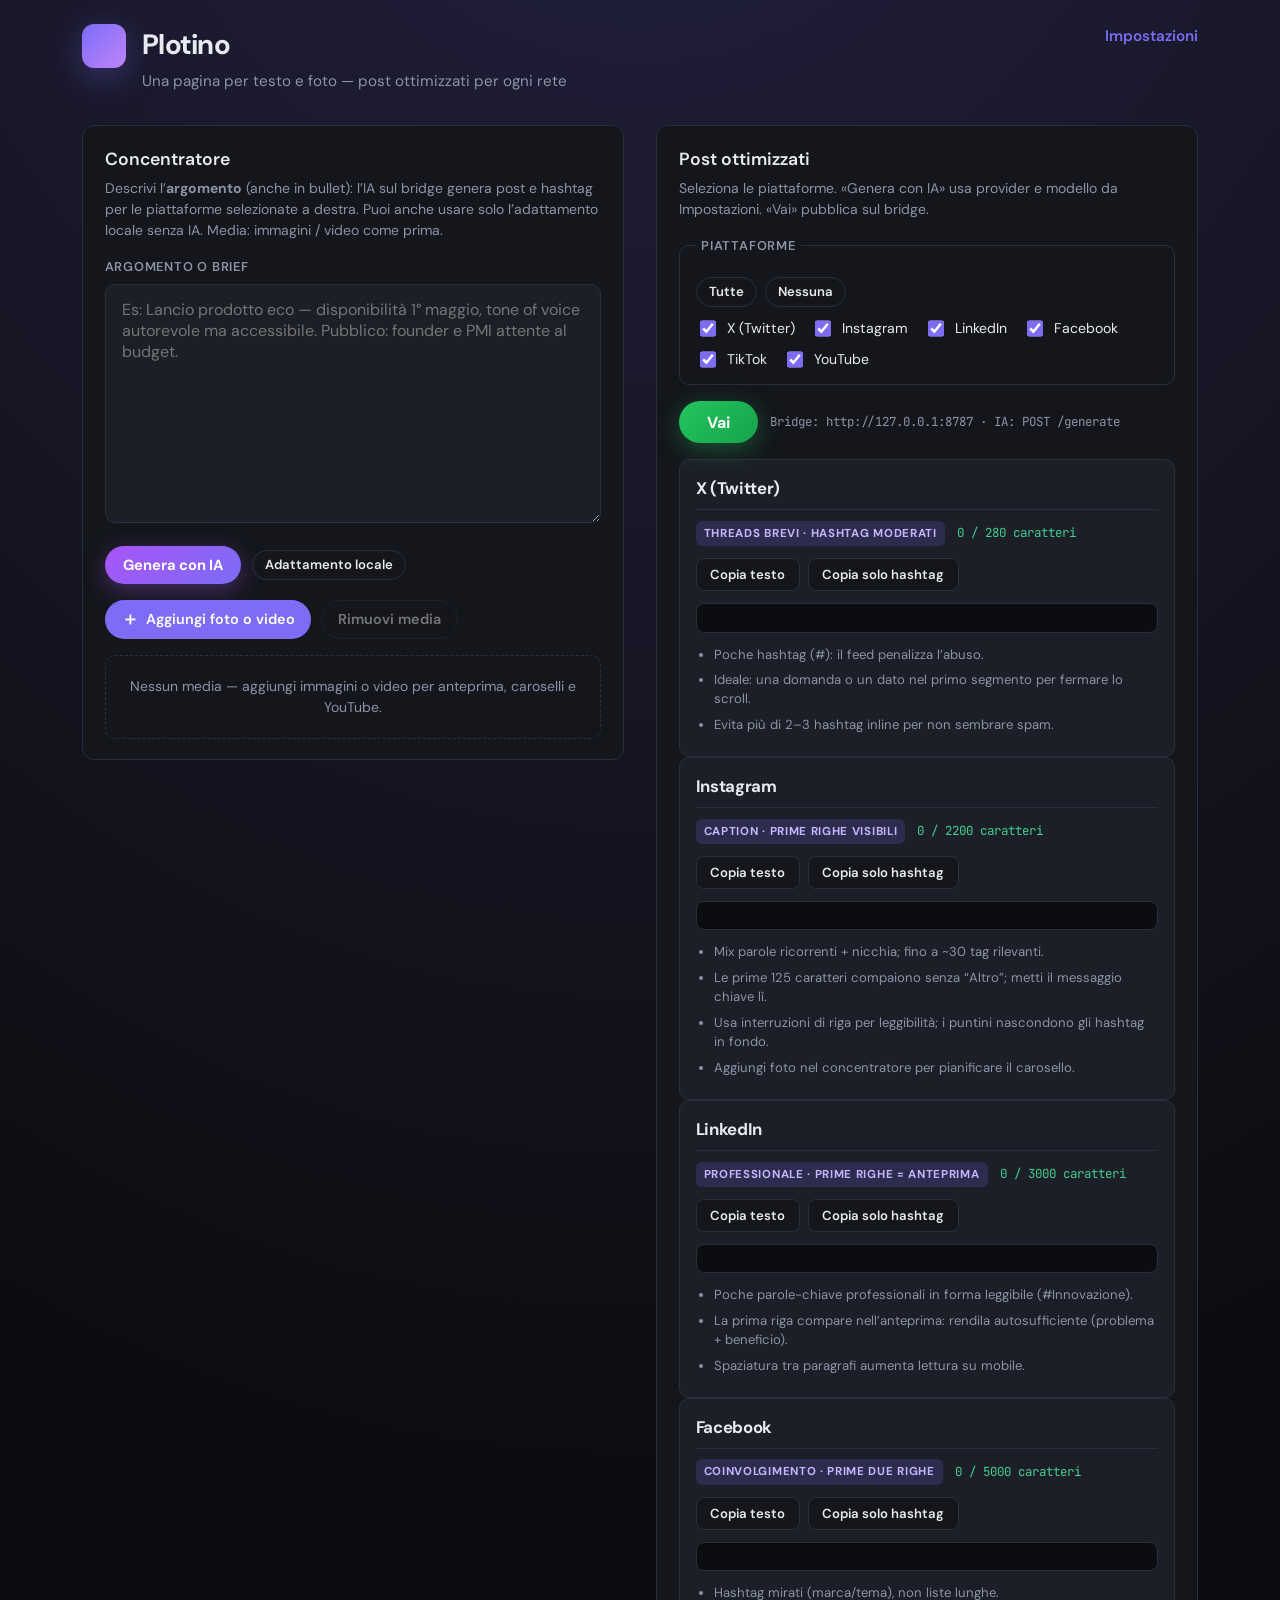
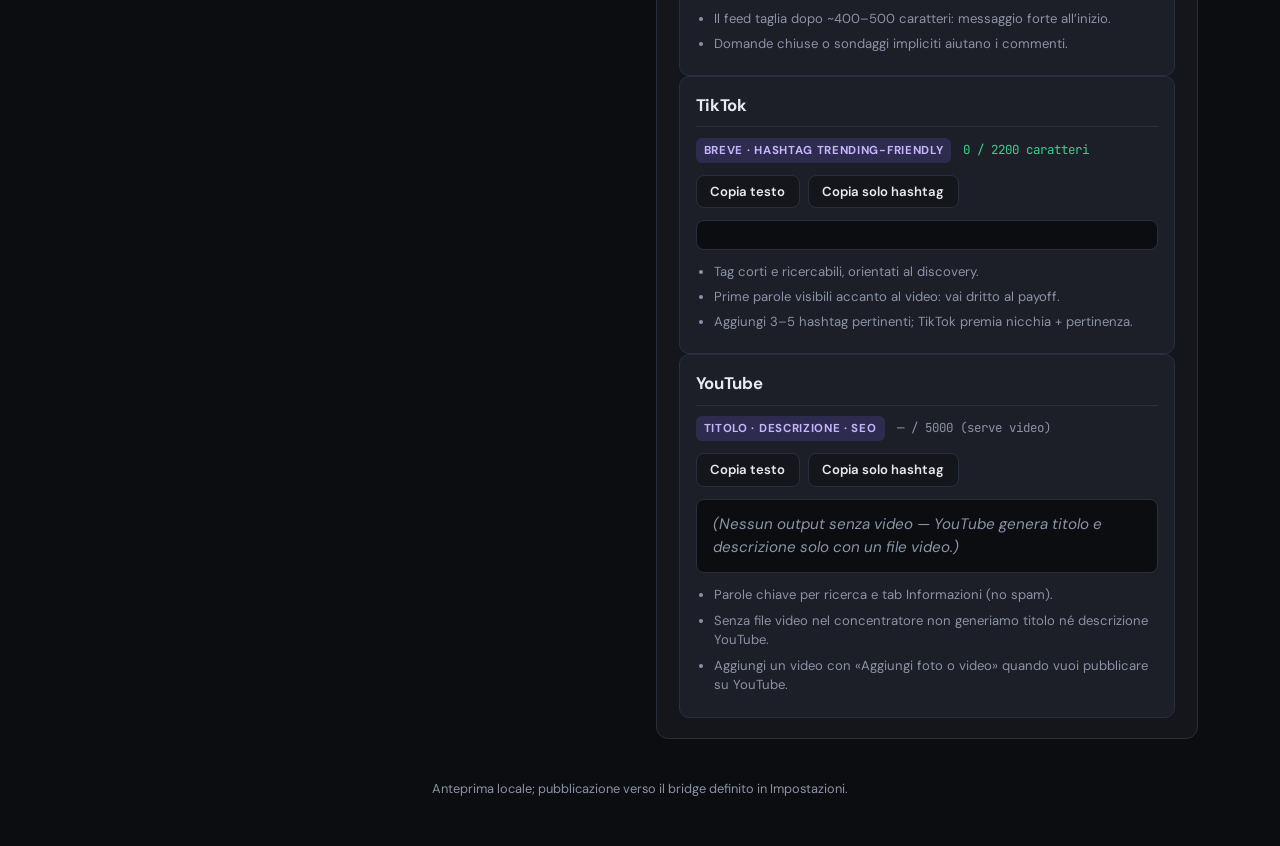
<file: index.html>
<!DOCTYPE html>
<html lang="it">
  <head>
    <meta charset="UTF-8" />
    <meta name="viewport" content="width=device-width, initial-scale=1.0" />
    <title>Plotino — Concentratore social</title>
    <link rel="preconnect" href="https://fonts.googleapis.com" />
    <link rel="preconnect" href="https://fonts.gstatic.com" crossorigin />
    <link
      href="https://fonts.googleapis.com/css2?family=DM+Sans:ital,opsz,wght@0,9..40,400;0,9..40,500;0,9..40,600;0,9..40,700;1,9..40,400&family=JetBrains+Mono:wght@400;500&display=swap"
      rel="stylesheet"
    />
    <link rel="stylesheet" href="styles.css" />
  </head>
  <body>
    <div class="app">
      <header class="header header-row">
        <div class="brand">
          <span class="brand-mark" aria-hidden="true"></span>
          <div>
            <h1>Plotino</h1>
            <p class="tagline">Una pagina per testo e foto — post ottimizzati per ogni rete</p>
          </div>
        </div>
        <nav class="nav-links">
          <a href="settings.html">Impostazioni</a>
        </nav>
      </header>

      <main class="layout">
        <section class="panel concentratore" aria-labelledby="conc-title">
          <h2 id="conc-title">Concentratore</h2>
          <p class="hint">
            Descrivi l’<strong>argomento</strong> (anche in bullet): l’IA sul bridge genera post e hashtag per le piattaforme selezionate a destra.
            Puoi anche usare solo l’adattamento locale senza IA. Media: immagini / video come prima.
          </p>

          <label class="field-label" for="source-text">Argomento o brief</label>
          <textarea
            id="source-text"
            class="source-text"
            rows="10"
            placeholder="Es: Lancio prodotto eco — disponibilità 1° maggio, tone of voice autorevole ma accessibile. Pubblico: founder e PMI attente al budget."
          ></textarea>

          <div class="toolbar toolbar-ai">
            <button type="button" class="btn-ai" id="btn-generate-ai">Genera con IA</button>
            <button type="button" class="btn ghost btn-small" id="btn-local-only" title="Ignora testo IA e usa solo le regole Plotino sull’argomento">
              Adattamento locale
            </button>
          </div>

          <div class="toolbar">
            <label class="btn-upload">
              <input type="file" id="photo-input" accept="image/*,video/*" multiple hidden />
              <span class="btn-icon">＋</span>
              Aggiungi foto o video
            </label>
            <button type="button" class="btn ghost" id="clear-photos" disabled>Rimuovi media</button>
          </div>

          <div id="gallery" class="gallery" aria-live="polite"></div>
        </section>

        <section class="panel outputs" aria-labelledby="out-title">
          <div class="outputs-head">
            <h2 id="out-title">Post ottimizzati</h2>
            <p class="hint">
              Seleziona le piattaforme. «Genera con IA» usa provider e modello da Impostazioni. «Vai» pubblica sul bridge.
            </p>
          </div>

          <fieldset class="platform-fieldset">
            <legend class="field-label">Piattaforme</legend>
            <div class="platform-actions">
              <button type="button" class="btn ghost btn-small" id="select-all-platforms">Tutte</button>
              <button type="button" class="btn ghost btn-small" id="select-none-platforms">Nessuna</button>
            </div>
            <div id="platform-checkboxes" class="platform-checkboxes"></div>
          </fieldset>

          <div class="publish-bar">
            <button type="button" class="btn-vai" id="btn-vai">Vai</button>
            <span id="publish-hint" class="publish-hint"></span>
          </div>

          <div id="platform-panels"></div>
        </section>
      </main>

      <footer class="footer">
        <span>Anteprima locale; pubblicazione verso il bridge definito in Impostazioni.</span>
      </footer>
    </div>

    <div id="modal-overlay" class="modal-overlay hidden" role="dialog" aria-modal="true" aria-labelledby="modal-title">
      <div class="modal">
        <h3 id="modal-title">Esito pubblicazione</h3>
        <div id="modal-body" class="modal-body"></div>
        <button type="button" class="btn ghost modal-close" id="modal-close">Chiudi</button>
      </div>
    </div>

    <script src="config.js"></script>
    <script src="app.js" defer></script>
  </body>
</html>
</file>
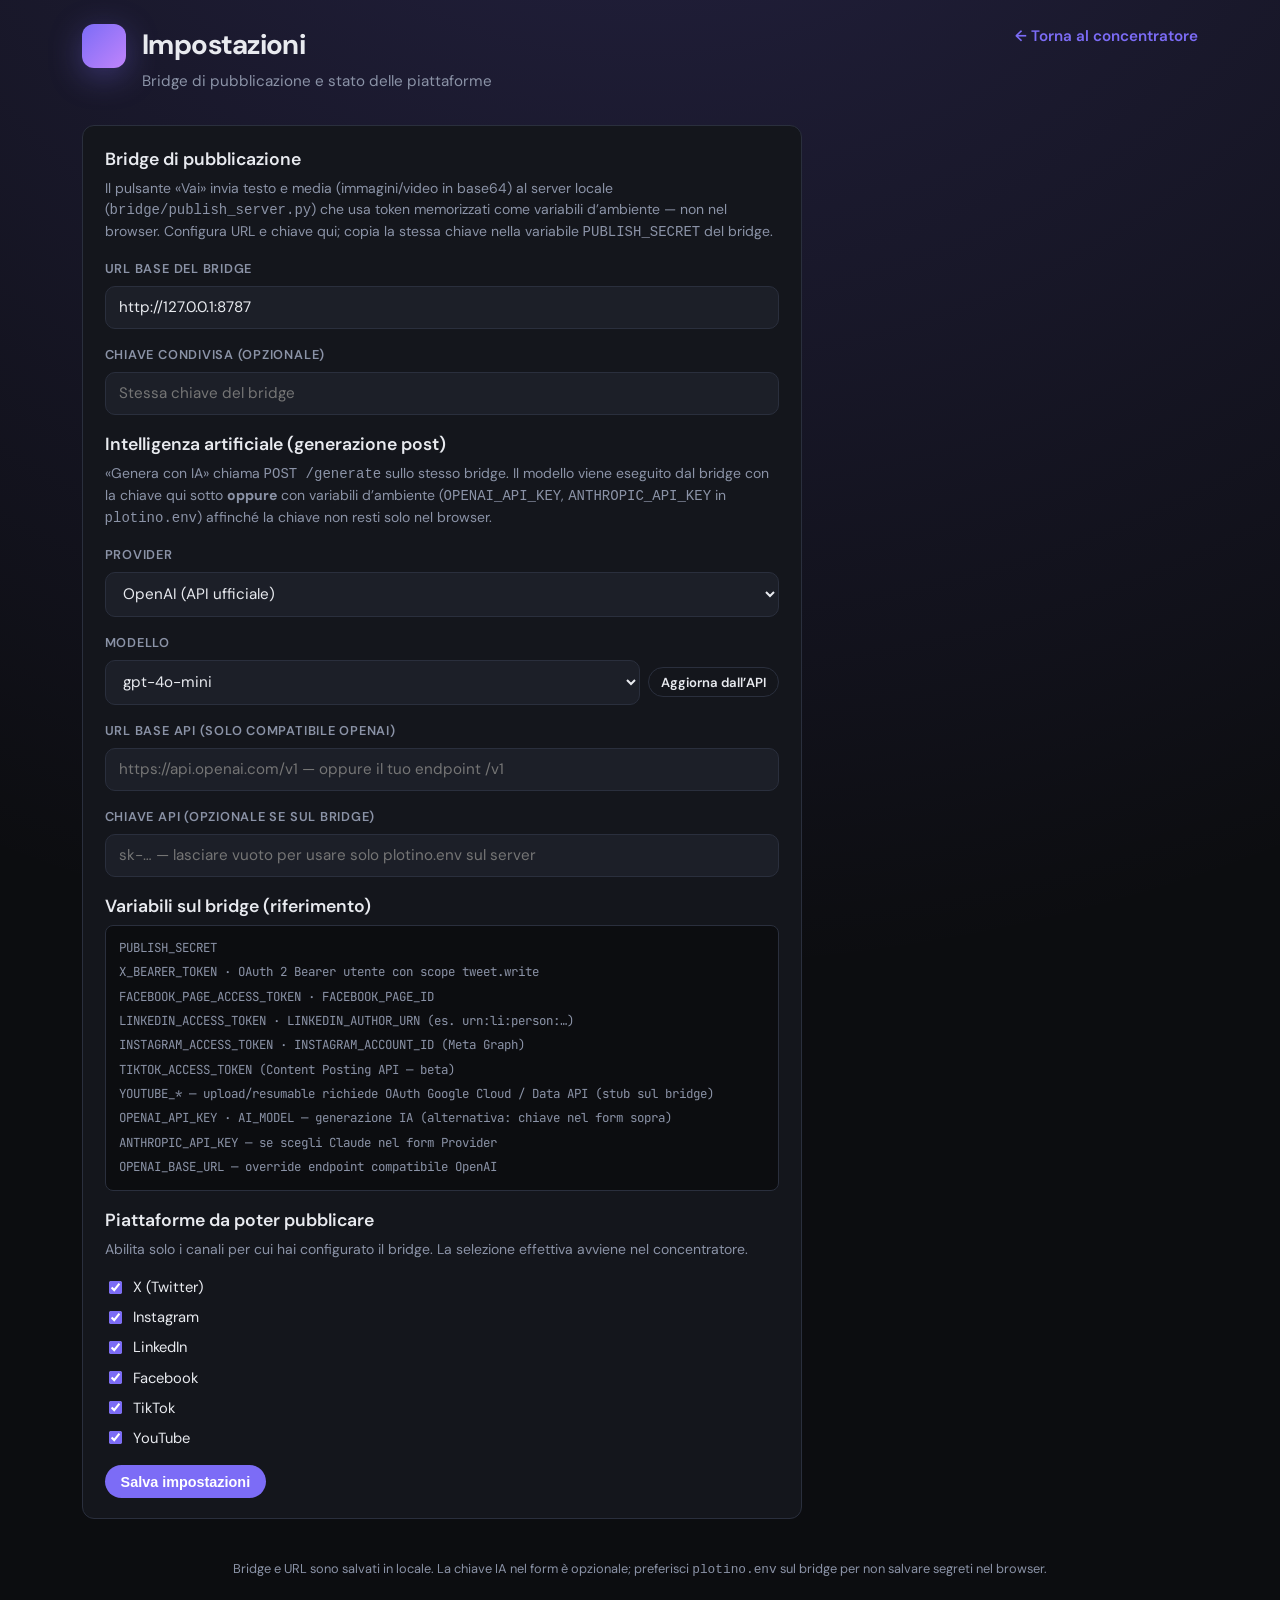
<file: settings.html>
<!DOCTYPE html>
<html lang="it">
  <head>
    <meta charset="UTF-8" />
    <meta name="viewport" content="width=device-width, initial-scale=1.0" />
    <title>Plotino — Impostazioni pubblicazione</title>
    <link rel="preconnect" href="https://fonts.googleapis.com" />
    <link rel="preconnect" href="https://fonts.gstatic.com" crossorigin />
    <link
      href="https://fonts.googleapis.com/css2?family=DM+Sans:ital,opsz,wght@0,9..40,400;0,9..40,500;0,9..40,600;0,9..40,700;1,9..40,400&family=JetBrains+Mono:wght@400;500&display=swap"
      rel="stylesheet"
    />
    <link rel="stylesheet" href="styles.css" />
  </head>
  <body>
    <div class="app">
      <header class="header header-row">
        <div class="brand">
          <span class="brand-mark" aria-hidden="true"></span>
          <div>
            <h1>Impostazioni</h1>
            <p class="tagline">Bridge di pubblicazione e stato delle piattaforme</p>
          </div>
        </div>
        <nav class="nav-links">
          <a href="index.html">← Torna al concentratore</a>
        </nav>
      </header>

      <form id="settings-form" class="panel settings-panel">
        <h2>Bridge di pubblicazione</h2>
        <p class="hint">
          Il pulsante «Vai» invia testo e media (immagini/video in base64) al server locale (<code>bridge/publish_server.py</code>)
          che usa token memorizzati come variabili d’ambiente — non nel browser.
          Configura URL e chiave qui; copia la stessa chiave nella variabile <code>PUBLISH_SECRET</code> del bridge.
        </p>

        <label class="field-label" for="bridge-url">URL base del bridge</label>
        <input type="url" id="bridge-url" class="input-text" placeholder="http://127.0.0.1:8787" autocomplete="off" />

        <label class="field-label" for="bridge-secret">Chiave condivisa (opzionale)</label>
        <input type="password" id="bridge-secret" class="input-text" placeholder="Stessa chiave del bridge" autocomplete="off" />

        <h2 class="settings-h2">Intelligenza artificiale (generazione post)</h2>
        <p class="hint">
          «Genera con IA» chiama <code>POST /generate</code> sullo stesso bridge. Il modello viene eseguito dal bridge con la chiave qui sotto
          <strong>oppure</strong> con variabili d’ambiente (<code>OPENAI_API_KEY</code>, <code>ANTHROPIC_API_KEY</code> in <code>plotino.env</code>) affinché la chiave non resti solo nel browser.
        </p>

        <label class="field-label" for="ai-provider">Provider</label>
        <select id="ai-provider" class="input-text input-select">
          <option value="openai">OpenAI (API ufficiale)</option>
          <option value="openai_compatible">Compatibile OpenAI (DeepSeek, LM Studio, Groq…)</option>
          <option value="anthropic">Anthropic Claude</option>
        </select>

        <label class="field-label" for="ai-model-select">Modello</label>
        <div class="model-picker">
          <select id="ai-model-select" class="input-text input-select" aria-describedby="ai-models-hint"></select>
          <button type="button" class="btn ghost btn-small" id="ai-models-refresh">Aggiorna dall’API</button>
        </div>
        <input
          type="text"
          id="ai-model-custom"
          class="input-text model-custom is-hidden"
          placeholder="ID modello personalizzato (se scegli «Altro»)"
          autocomplete="off"
          aria-label="Modello personalizzato"
        />
        <p id="ai-models-hint" class="hint hint-tight"></p>

        <label class="field-label" for="ai-base-url">URL base API (solo compatibile OpenAI)</label>
        <input
          type="url"
          id="ai-base-url"
          class="input-text"
          placeholder="https://api.openai.com/v1 — oppure il tuo endpoint /v1"
          autocomplete="off"
        />

        <label class="field-label" for="ai-api-key">Chiave API (opzionale se sul bridge)</label>
        <input type="password" id="ai-api-key" class="input-text" placeholder="sk-… — lasciare vuoto per usare solo plotino.env sul server" autocomplete="off" />

        <h2 class="settings-h2">Variabili sul bridge (riferimento)</h2>
        <p class="hint mono-block">
          <span class="mono-line">PUBLISH_SECRET</span>
          <span class="mono-line">X_BEARER_TOKEN · OAuth 2 Bearer utente con scope tweet.write</span>
          <span class="mono-line">FACEBOOK_PAGE_ACCESS_TOKEN · FACEBOOK_PAGE_ID</span>
          <span class="mono-line">LINKEDIN_ACCESS_TOKEN · LINKEDIN_AUTHOR_URN (es. urn:li:person:…)</span>
          <span class="mono-line">INSTAGRAM_ACCESS_TOKEN · INSTAGRAM_ACCOUNT_ID (Meta Graph)</span>
          <span class="mono-line">TIKTOK_ACCESS_TOKEN (Content Posting API — beta)</span>
          <span class="mono-line">YOUTUBE_* — upload/resumable richiede OAuth Google Cloud / Data API (stub sul bridge)</span>
          <span class="mono-line">OPENAI_API_KEY · AI_MODEL — generazione IA (alternativa: chiave nel form sopra)</span>
          <span class="mono-line">ANTHROPIC_API_KEY — se scegli Claude nel form Provider</span>
          <span class="mono-line">OPENAI_BASE_URL — override endpoint compatibile OpenAI</span>
        </p>

        <h2 class="settings-h2">Piattaforme da poter pubblicare</h2>
        <p class="hint">
          Abilita solo i canali per cui hai configurato il bridge. La selezione effettiva avviene nel concentratore.
        </p>

        <div id="platform-toggles" class="platform-toggles-settings"></div>

        <div class="form-actions">
          <button type="submit" class="btn-upload">Salva impostazioni</button>
          <span id="save-msg" class="save-msg" aria-live="polite"></span>
        </div>
      </form>

      <footer class="footer">
        <span>
          Bridge e URL sono salvati in locale. La chiave IA nel form è opzionale; preferisci <code>plotino.env</code> sul bridge per non salvare segreti nel browser.
        </span>
      </footer>
    </div>

    <script src="config.js"></script>
    <script src="settings.js" defer></script>
  </body>
</html>
</file>
<file: styles.css>
:root {
  --bg: #0c0d10;
  --surface: #14161c;
  --surface2: #1c1f28;
  --border: #2a2f3d;
  --text: #e8eaef;
  --muted: #8b93a7;
  --accent: #7c6cf6;
  --accent-soft: rgba(124, 108, 246, 0.18);
  --ok: #3ecf8e;
  --warn: #f0b429;
  --radius: 12px;
  --font: "DM Sans", system-ui, sans-serif;
  --mono: "JetBrains Mono", ui-monospace, monospace;
}

*,
*::before,
*::after {
  box-sizing: border-box;
}

body {
  margin: 0;
  min-height: 100vh;
  font-family: var(--font);
  background: radial-gradient(ellipse 120% 80% at 50% -20%, rgba(124, 108, 246, 0.22), transparent),
    var(--bg);
  color: var(--text);
  line-height: 1.5;
}

.app {
  max-width: 1180px;
  margin: 0 auto;
  padding: 1.5rem clamp(1rem, 3vw, 2rem) 3rem;
}

.header {
  margin-bottom: 2rem;
}

.brand {
  display: flex;
  align-items: flex-start;
  gap: 1rem;
}

.brand-mark {
  width: 44px;
  height: 44px;
  border-radius: 12px;
  background: linear-gradient(135deg, var(--accent), #c084fc);
  flex-shrink: 0;
  box-shadow: 0 8px 32px rgba(124, 108, 246, 0.35);
}

.brand h1 {
  margin: 0;
  font-size: 1.75rem;
  font-weight: 700;
  letter-spacing: -0.02em;
}

.tagline {
  margin: 0.25rem 0 0;
  color: var(--muted);
  font-size: 0.95rem;
}

.layout {
  display: grid;
  gap: 1.5rem;
}

@media (min-width: 960px) {
  .layout {
    grid-template-columns: minmax(0, 1fr) minmax(0, 1fr);
    align-items: start;
    gap: 2rem;
  }
}

.panel {
  background: var(--surface);
  border: 1px solid var(--border);
  border-radius: var(--radius);
  padding: 1.25rem 1.35rem;
}

.panel h2 {
  margin: 0 0 0.35rem;
  font-size: 1.1rem;
  font-weight: 600;
}

.hint {
  margin: 0 0 1rem;
  font-size: 0.875rem;
  color: var(--muted);
}

.field-label {
  display: block;
  font-size: 0.8rem;
  font-weight: 600;
  text-transform: uppercase;
  letter-spacing: 0.06em;
  color: var(--muted);
  margin-bottom: 0.5rem;
}

.source-text {
  width: 100%;
  padding: 0.85rem 1rem;
  border-radius: 10px;
  border: 1px solid var(--border);
  background: var(--surface2);
  color: var(--text);
  font-family: inherit;
  font-size: 1rem;
  resize: vertical;
  min-height: 160px;
}

.source-text:focus {
  outline: none;
  border-color: var(--accent);
  box-shadow: 0 0 0 3px var(--accent-soft);
}

.toolbar-ai {
  margin-top: 0.75rem;
  margin-bottom: 0.35rem;
  align-items: center;
}

.btn-ai {
  padding: 0.55rem 1.15rem;
  border-radius: 999px;
  border: none;
  background: linear-gradient(135deg, #a855f7, var(--accent));
  color: #fff;
  font-family: inherit;
  font-weight: 700;
  font-size: 0.92rem;
  cursor: pointer;
  box-shadow: 0 6px 22px rgba(168, 85, 247, 0.35);
}

.btn-ai:hover:not(:disabled) {
  filter: brightness(1.06);
}

.btn-ai:disabled {
  opacity: 0.65;
  cursor: wait;
}

.toolbar {
  display: flex;
  flex-wrap: wrap;
  gap: 0.65rem;
  margin-top: 1rem;
}

.btn-upload {
  display: inline-flex;
  align-items: center;
  gap: 0.45rem;
  padding: 0.55rem 1rem;
  border-radius: 999px;
  background: var(--accent);
  color: #fff;
  font-weight: 600;
  font-size: 0.9rem;
  cursor: pointer;
  border: none;
}

.btn-upload:hover {
  filter: brightness(1.08);
}

.btn-icon {
  font-size: 1.1rem;
  line-height: 1;
}

.btn {
  padding: 0.55rem 1rem;
  border-radius: 999px;
  font-family: inherit;
  font-weight: 600;
  font-size: 0.9rem;
  cursor: pointer;
  border: 1px solid var(--border);
  background: transparent;
  color: var(--text);
}

.btn.ghost:disabled {
  opacity: 0.45;
  cursor: not-allowed;
}

.btn:not(:disabled):hover {
  background: var(--surface2);
}

.gallery {
  display: grid;
  grid-template-columns: repeat(auto-fill, minmax(100px, 1fr));
  gap: 0.65rem;
  margin-top: 1rem;
  min-height: 0;
}

.gallery-empty {
  grid-column: 1 / -1;
  padding: 1.25rem;
  text-align: center;
  color: var(--muted);
  font-size: 0.875rem;
  border: 1px dashed var(--border);
  border-radius: 10px;
}

.thumb-wrap {
  position: relative;
  aspect-ratio: 1;
  border-radius: 10px;
  overflow: hidden;
  border: 1px solid var(--border);
  background: var(--surface2);
}

.thumb-wrap img {
  width: 100%;
  height: 100%;
  object-fit: cover;
}

.thumb-video {
  width: 100%;
  height: 100%;
  object-fit: cover;
  background: var(--bg);
}

.thumb-remove {
  position: absolute;
  top: 6px;
  right: 6px;
  width: 26px;
  height: 26px;
  border-radius: 8px;
  border: none;
  background: rgba(12, 13, 16, 0.85);
  color: #fff;
  cursor: pointer;
  font-size: 1rem;
  line-height: 1;
  display: flex;
  align-items: center;
  justify-content: center;
}

.outputs-head .hint {
  margin-bottom: 1rem;
}

.platform-tabs {
  display: flex;
  flex-wrap: wrap;
  gap: 0.4rem;
  margin-bottom: 1rem;
}

.tab {
  padding: 0.45rem 0.9rem;
  border-radius: 999px;
  border: 1px solid var(--border);
  background: transparent;
  color: var(--muted);
  font-family: inherit;
  font-size: 0.82rem;
  font-weight: 600;
  cursor: pointer;
}

.tab:hover {
  color: var(--text);
  background: var(--surface2);
}

.tab.active {
  background: var(--accent-soft);
  border-color: rgba(124, 108, 246, 0.45);
  color: var(--text);
}

.platform-card {
  border: 1px solid var(--border);
  border-radius: 10px;
  padding: 1rem;
  background: var(--surface2);
}

.platform-card-heading {
  margin: 0 0 0.65rem;
  padding-bottom: 0.5rem;
  border-bottom: 1px solid var(--border);
  font-size: 1.05rem;
  font-weight: 700;
  letter-spacing: -0.02em;
  color: var(--text);
}

.platform-card.hidden {
  display: none;
}

.meta-row {
  display: flex;
  flex-wrap: wrap;
  align-items: center;
  gap: 0.75rem;
  margin-bottom: 0.75rem;
}

.badge {
  font-size: 0.72rem;
  font-weight: 700;
  text-transform: uppercase;
  letter-spacing: 0.06em;
  padding: 0.25rem 0.5rem;
  border-radius: 6px;
  background: var(--accent-soft);
  color: #c4b5fd;
}

.char-meter {
  font-family: var(--mono);
  font-size: 0.78rem;
  color: var(--muted);
}

.char-meter.over {
  color: #f87171;
}

.char-meter.ok {
  color: var(--ok);
}

.copy-row {
  display: flex;
  flex-wrap: wrap;
  gap: 0.5rem;
  margin-bottom: 0.75rem;
}

.btn-copy {
  padding: 0.45rem 0.85rem;
  border-radius: 8px;
  border: 1px solid var(--border);
  background: var(--surface);
  color: var(--text);
  font-family: inherit;
  font-size: 0.82rem;
  font-weight: 600;
  cursor: pointer;
}

.btn-copy:hover {
  border-color: var(--accent);
}

.output-body {
  font-size: 0.95rem;
  white-space: pre-wrap;
  word-break: break-word;
  padding: 0.85rem 1rem;
  border-radius: 8px;
  background: var(--bg);
  border: 1px solid var(--border);
  margin-bottom: 0.75rem;
  max-height: 280px;
  overflow-y: auto;
}

.output-body.output-empty {
  color: var(--muted);
  font-style: italic;
}

.tips {
  margin: 0;
  padding-left: 1.15rem;
  font-size: 0.82rem;
  color: var(--muted);
}

.tips li {
  margin-bottom: 0.35rem;
}

.photo-note {
  font-size: 0.82rem;
  color: var(--warn);
  margin: 0 0 0.5rem;
}

.footer {
  margin-top: 2.5rem;
  text-align: center;
  font-size: 0.8rem;
  color: var(--muted);
}

.header-row {
  display: flex;
  flex-wrap: wrap;
  align-items: flex-start;
  justify-content: space-between;
  gap: 1rem;
}

.nav-links a {
  color: var(--accent);
  text-decoration: none;
  font-weight: 600;
  font-size: 0.95rem;
}

.nav-links a:hover {
  text-decoration: underline;
}

.platform-fieldset {
  border: 1px solid var(--border);
  border-radius: 10px;
  padding: 0.85rem 1rem;
  margin: 0 0 1rem;
}

.platform-fieldset .field-label {
  padding: 0 0.35rem;
}

.platform-actions {
  display: flex;
  gap: 0.5rem;
  margin-bottom: 0.65rem;
}

.btn-small {
  padding: 0.35rem 0.75rem;
  font-size: 0.82rem;
}

.platform-checkboxes {
  display: flex;
  flex-wrap: wrap;
  gap: 0.5rem 1rem;
}

.check-row-inline {
  display: inline-flex;
  align-items: center;
  gap: 0.45rem;
  cursor: pointer;
  font-size: 0.88rem;
  color: var(--text);
}

.check-row-inline input {
  width: 1.05rem;
  height: 1.05rem;
  accent-color: var(--accent);
}

.publish-bar {
  display: flex;
  flex-wrap: wrap;
  align-items: center;
  gap: 0.75rem;
  margin-bottom: 1rem;
}

.btn-vai {
  padding: 0.65rem 1.75rem;
  border-radius: 999px;
  border: none;
  background: linear-gradient(135deg, #22c55e, #16a34a);
  color: #fff;
  font-family: inherit;
  font-weight: 700;
  font-size: 1rem;
  cursor: pointer;
  box-shadow: 0 6px 24px rgba(34, 197, 94, 0.35);
}

.btn-vai:hover:not(:disabled) {
  filter: brightness(1.06);
}

.btn-vai:disabled {
  opacity: 0.65;
  cursor: wait;
}

.publish-hint {
  font-size: 0.78rem;
  color: var(--muted);
  font-family: var(--mono);
  word-break: break-all;
}

.modal-overlay {
  position: fixed;
  inset: 0;
  background: rgba(0, 0, 0, 0.65);
  display: flex;
  align-items: center;
  justify-content: center;
  padding: 1rem;
  z-index: 100;
}

.modal-overlay.hidden {
  display: none;
}

.modal {
  background: var(--surface);
  border: 1px solid var(--border);
  border-radius: var(--radius);
  padding: 1.35rem;
  max-width: 520px;
  width: 100%;
  max-height: 85vh;
  overflow: auto;
}

.modal h3 {
  margin: 0 0 0.75rem;
  font-size: 1.15rem;
}

.modal-body {
  font-size: 0.92rem;
  line-height: 1.55;
}

.modal-body pre {
  font-size: 0.75rem;
  overflow: auto;
  padding: 0.65rem;
  border-radius: 8px;
  background: var(--bg);
  border: 1px solid var(--border);
}

.modal-list {
  margin: 0;
  padding-left: 1.15rem;
}

.ok-tag {
  color: var(--ok);
  font-weight: 700;
}

.err-tag {
  color: #f87171;
  font-weight: 700;
}

.modal-close {
  margin-top: 1rem;
}

.settings-panel {
  max-width: 720px;
}

.settings-h2 {
  margin: 1.5rem 0 0.35rem;
  font-size: 1rem;
}

.input-text {
  width: 100%;
  padding: 0.65rem 0.85rem;
  border-radius: 10px;
  border: 1px solid var(--border);
  background: var(--surface2);
  color: var(--text);
  font-family: inherit;
  font-size: 0.95rem;
  margin-bottom: 1rem;
}

.input-text:focus {
  outline: none;
  border-color: var(--accent);
  box-shadow: 0 0 0 3px var(--accent-soft);
}

.input-select {
  cursor: pointer;
  appearance: auto;
}

.model-picker {
  display: flex;
  flex-wrap: wrap;
  align-items: center;
  gap: 0.5rem;
  margin-bottom: 0.35rem;
}

.model-picker .input-select {
  flex: 1 1 200px;
  min-width: 0;
  margin-bottom: 0;
}

.model-custom {
  margin-bottom: 0.35rem;
}

.hint-tight {
  margin-top: 0.25rem;
  margin-bottom: 1rem;
}

.is-hidden {
  display: none !important;
}

.mono-block {
  font-family: var(--mono);
  font-size: 0.78rem;
  display: flex;
  flex-direction: column;
  gap: 0.35rem;
  padding: 0.85rem;
  border-radius: 8px;
  background: var(--bg);
  border: 1px solid var(--border);
  margin-bottom: 1rem;
}

.mono-line {
  color: var(--muted);
}

.platform-toggles-settings {
  display: flex;
  flex-direction: column;
  gap: 0.5rem;
  margin-bottom: 1rem;
}

.check-row {
  display: flex;
  align-items: center;
  gap: 0.5rem;
  cursor: pointer;
  font-size: 0.92rem;
}

.check-row input {
  accent-color: var(--accent);
}

.form-actions {
  display: flex;
  flex-wrap: wrap;
  align-items: center;
  gap: 0.75rem;
  margin-top: 0.5rem;
}

.save-msg {
  font-size: 0.88rem;
  color: var(--ok);
}
</file>
